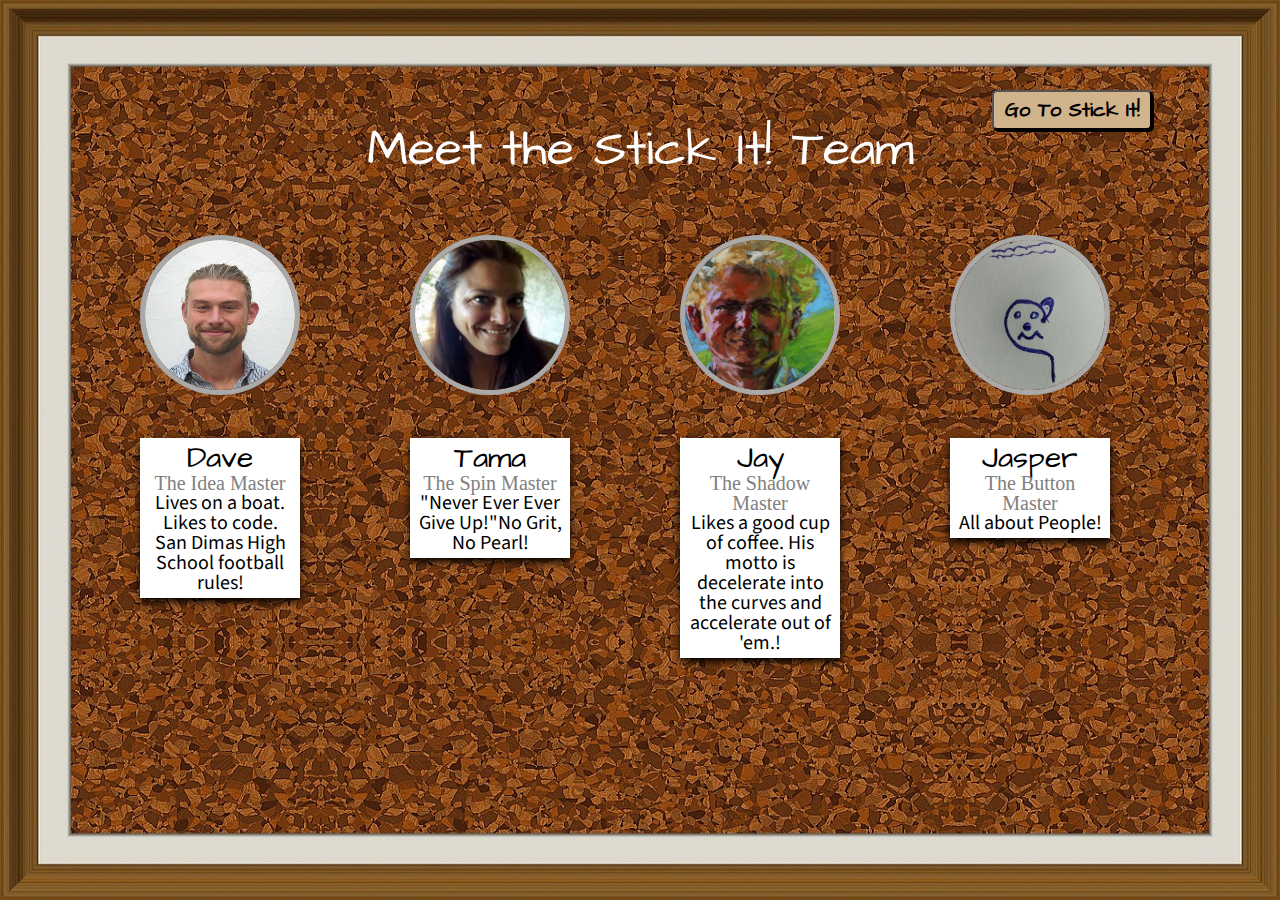
<file: bio_page.html>
<!DOCTYPE html>
<html>
  <head>
    <meta charset="utf-8">
    <title>Bio Page</title>
    <link rel=stylesheet href="https://fonts.googleapis.com/css?family=Architects+Daughter"><rel="stylesheet">
    <link href="https://fonts.googleapis.com/css?family=Source+Sans+Pro" rel="stylesheet">
    <link rel=stylesheet href="reset.css">
    <link rel=stylesheet href="bio_page.css">
  </head>

  <header>Meet the Stick It! Team</header>
  <a href="index.html"><button class="button">Go To Stick It!</button></a>

<body>
  <div class="columns">
  <div class="column-top">
    <div class="card">
      <div class="circle"><img src="./assets/CV Photo 2012.jpg" alt="Dave" id="dave_image"></div>

      <div class="container">
        <h2>Dave</h2>
        <p class="title">The Idea Master</p>
        <p class="likes">Lives on a boat. Likes to code. San Dimas High School football rules!</p>
      </div>
    </div>
  </div>

  <div class="column-top">
    <div class="card">
      <img src="./assets/Tama.png" alt="Tama">
      <div class="container">
        <h2>Tama</h2>
        <p class="title">The Spin Master</p>
        <p class="likes">"Never Ever Ever Give Up!"No Grit, No Pearl!</p>
      </div>
    </div>
  </div>

  <div class="column-top">
    <div class="card">
      <img src="./assets/Jay.png" alt="Jay">
      <div class="container">
        <h2>Jay</h2>
        <p class="title">The Shadow Master</p>
        <p class="likes">Likes a good cup of coffee. His motto is decelerate into the curves and accelerate out of 'em.!</p>
      </div>
    </div>
  </div>

  <div class="column-top">
    <div class="card">
      <img src="./assets/jasper2.png" alt="Jasper">
      <div class="container">
        <h2><b>Jasper</b></h2>
        <p class="title">The Button Master</p>
        <p class="likes">All about People!</p>
      </div>
    </div>
  </div>
</div>

</body>
</html>
</file>
<file: bio_page.css>
/* two columns side by side */
.column-top {
    float: left;
    display: inline-block;
    padding-left: 60px;
    margin-top: 60px;
}

.columns .column-top:first-child{
  padding: 0;
}

.columns {
  width: 1100px;
  margin: 0 auto;

}

/* .column-bottom{
  float: left;
  display: inline-block;
  padding-top: 90px;
  padding-left: 304px; */


header {
  text-align: center;
  font-family: 'Architects Daughter', cursive;
  font-size: 50px;
  padding-top: 125px;
  color: white;
}

.card {
  height: 150px;
  padding-left: 50px;



}

.container {
    width: 150px;
    padding: 5px;
    text-align:center;
    background-color: white;
    box-shadow: 0 4px 8px 0;
    margin-top: 40px;
}

.title {
    color: grey;
    font-size: 20px

}
img {
  height: 150px;
  width: 150px;
  border-radius: 100%;
  border-style: solid;
  border-color: darkgrey;
  border-width: 5px;
  /* padding-bottom: 40px; */
  /* padding-left: 50px;
  padding-right: 50px; */

}

body {
   background: url("assets/pin-board-67130_1280.jpg") no-repeat center center fixed;
   background-size: 100% 100%;
   overflow: hidden;
   z-index: 1;
}
h2 {
  font-family: 'Architects Daughter', cursive;
  font-size: 30px;
}
.likes {
  font-family: 'Source Sans Pro', sans-serif;
  font-size: 20px;
}
/* used Jaspers button from the main page */
.button {
  background-color: tan;
  color: black;
  font-style: bold;
  text-align: center;
  font-weight: 800;
  font-size: 20px;
  font-family: 'Architects Daughter', cursive;
  width: 160px;
  height: 40px;
  filter: alpha(opacity=10);
  border-radius: 5px;
  /*add shadow effect*/
  box-shadow: 2px 2px black;
  display: block;
  top: 10%;
  right: 10%;
  float: right;
  position: absolute;
}

.button:hover {
    background-color: #555;
    cursor:
}
</file>
